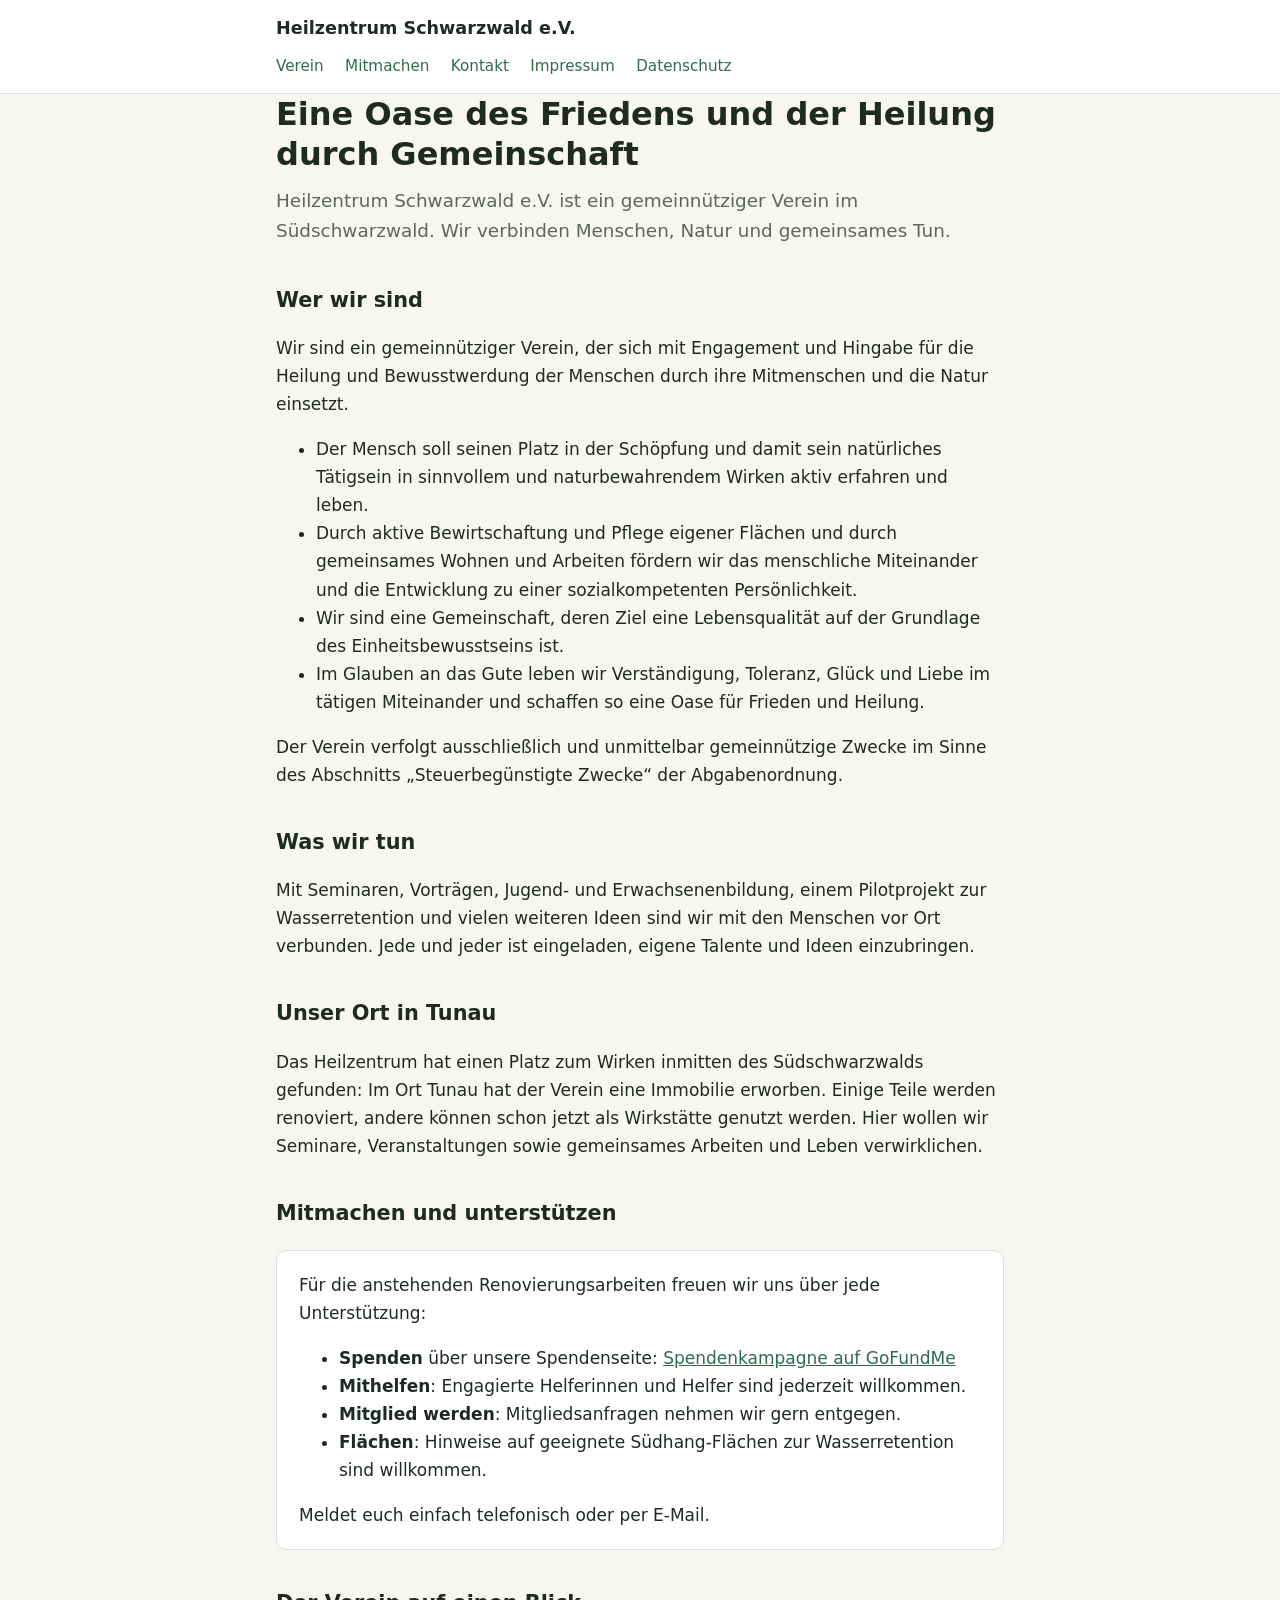
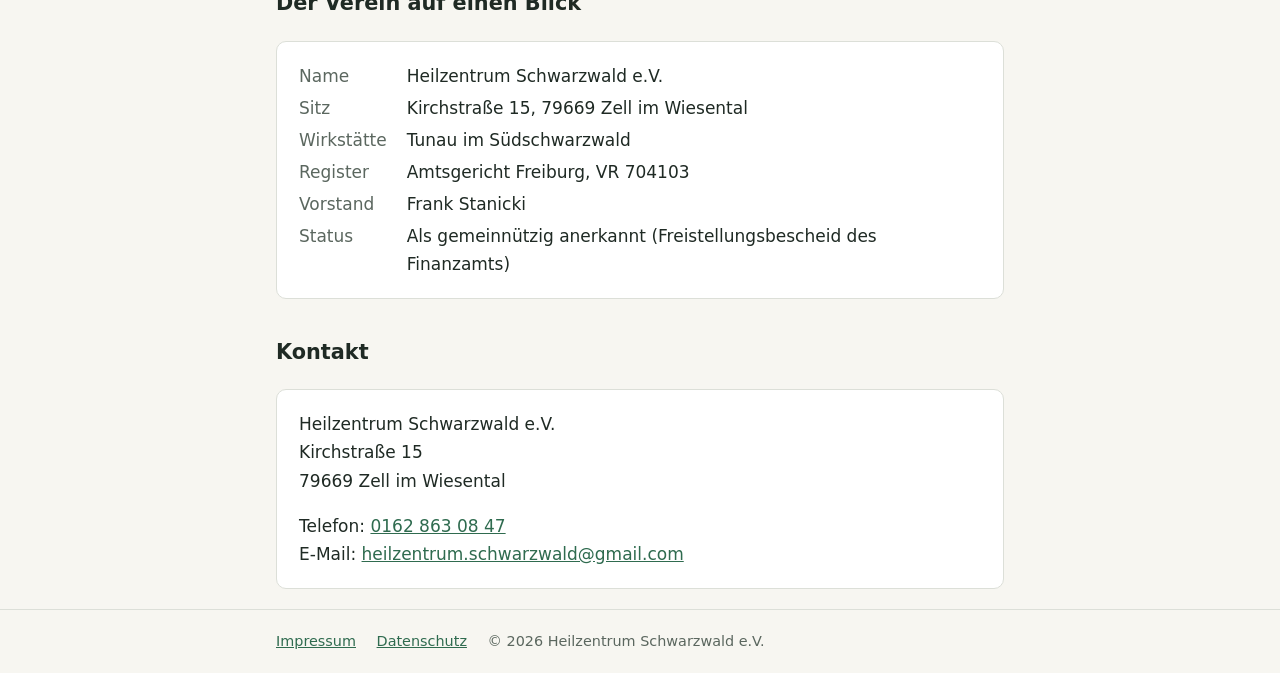
<file: index.html>
<!doctype html>
<html lang="de">
<head>
  <meta charset="utf-8">
  <meta name="viewport" content="width=device-width, initial-scale=1">
  <title>Heilzentrum Schwarzwald e.V.</title>
  <meta name="description" content="Heilzentrum Schwarzwald e.V. – gemeinnütziger Verein im Südschwarzwald: Gemeinschaft, Natur, Bildung und eine Wirkstätte in Tunau.">
  <link rel="stylesheet" href="style.css">
</head>
<body>
<header>
  <div class="wrap">
    <a class="brand" href="index.html">Heilzentrum Schwarzwald e.V.</a>
    <nav>
      <a href="index.html#verein">Verein</a>
      <a href="index.html#mitmachen">Mitmachen</a>
      <a href="index.html#kontakt">Kontakt</a>
      <a href="impressum.html">Impressum</a>
      <a href="datenschutz.html">Datenschutz</a>
    </nav>
  </div>
</header>

<main class="wrap">
  <h1>Eine Oase des Friedens und der Heilung durch Gemeinschaft</h1>
  <p class="lead">Heilzentrum Schwarzwald e.V. ist ein gemeinnütziger Verein im Südschwarzwald. Wir verbinden Menschen, Natur und gemeinsames Tun.</p>

  <section id="verein">
    <h2>Wer wir sind</h2>
    <p>Wir sind ein gemeinnütziger Verein, der sich mit Engagement und Hingabe für die Heilung und Bewusstwerdung der Menschen durch ihre Mitmenschen und die Natur einsetzt.</p>
    <ul>
      <li>Der Mensch soll seinen Platz in der Schöpfung und damit sein natürliches Tätigsein in sinnvollem und naturbewahrendem Wirken aktiv erfahren und leben.</li>
      <li>Durch aktive Bewirtschaftung und Pflege eigener Flächen und durch gemeinsames Wohnen und Arbeiten fördern wir das menschliche Miteinander und die Entwicklung zu einer sozialkompetenten Persönlichkeit.</li>
      <li>Wir sind eine Gemeinschaft, deren Ziel eine Lebensqualität auf der Grundlage des Einheitsbewusstseins ist.</li>
      <li>Im Glauben an das Gute leben wir Verständigung, Toleranz, Glück und Liebe im tätigen Miteinander und schaffen so eine Oase für Frieden und Heilung.</li>
    </ul>
    <p>Der Verein verfolgt ausschließlich und unmittelbar gemeinnützige Zwecke im Sinne des Abschnitts „Steuerbegünstigte Zwecke“ der Abgabenordnung.</p>
  </section>

  <section>
    <h2>Was wir tun</h2>
    <p>Mit Seminaren, Vorträgen, Jugend- und Erwachsenenbildung, einem Pilotprojekt zur Wasserretention und vielen weiteren Ideen sind wir mit den Menschen vor Ort verbunden. Jede und jeder ist eingeladen, eigene Talente und Ideen einzubringen.</p>
  </section>

  <section>
    <h2>Unser Ort in Tunau</h2>
    <p>Das Heilzentrum hat einen Platz zum Wirken inmitten des Südschwarzwalds gefunden: Im Ort Tunau hat der Verein eine Immobilie erworben. Einige Teile werden renoviert, andere können schon jetzt als Wirkstätte genutzt werden. Hier wollen wir Seminare, Veranstaltungen sowie gemeinsames Arbeiten und Leben verwirklichen.</p>
  </section>

  <section id="mitmachen">
    <h2>Mitmachen und unterstützen</h2>
    <div class="card">
      <p style="margin-top:0">Für die anstehenden Renovierungsarbeiten freuen wir uns über jede Unterstützung:</p>
      <ul>
        <li><strong>Spenden</strong> über unsere Spendenseite: <a href="https://gofund.me/4479a59cd">Spendenkampagne auf GoFundMe</a></li>
        <li><strong>Mithelfen</strong>: Engagierte Helferinnen und Helfer sind jederzeit willkommen.</li>
        <li><strong>Mitglied werden</strong>: Mitgliedsanfragen nehmen wir gern entgegen.</li>
        <li><strong>Flächen</strong>: Hinweise auf geeignete Südhang-Flächen zur Wasserretention sind willkommen.</li>
      </ul>
      <p style="margin-bottom:0">Meldet euch einfach telefonisch oder per E-Mail.</p>
    </div>
  </section>

  <section>
    <h2>Der Verein auf einen Blick</h2>
    <div class="card">
      <dl class="facts">
        <dt>Name</dt><dd>Heilzentrum Schwarzwald e.V.</dd>
        <dt>Sitz</dt><dd>Kirchstraße 15, 79669 Zell im Wiesental</dd>
        <dt>Wirkstätte</dt><dd>Tunau im Südschwarzwald</dd>
        <dt>Register</dt><dd>Amtsgericht Freiburg, VR 704103</dd>
        <dt>Vorstand</dt><dd>Frank Stanicki</dd>
        <dt>Status</dt><dd>Als gemeinnützig anerkannt (Freistellungsbescheid des Finanzamts)</dd>
      </dl>
    </div>
  </section>

  <section id="kontakt">
    <h2>Kontakt</h2>
    <div class="card">
      <p style="margin-top:0">Heilzentrum Schwarzwald e.V.<br>
      Kirchstraße 15<br>
      79669 Zell im Wiesental</p>
      <p style="margin-bottom:0">Telefon: <a href="tel:+491628630847">0162 863 08 47</a><br>
      E-Mail: <a href="mailto:heilzentrum.schwarzwald@gmail.com">heilzentrum.schwarzwald@gmail.com</a></p>
    </div>
  </section>
</main>

<footer>
  <div class="wrap">
    <a href="impressum.html">Impressum</a>
    <a href="datenschutz.html">Datenschutz</a>
    <span>© 2026 Heilzentrum Schwarzwald e.V.</span>
  </div>
</footer>
</body>
</html>
</file>
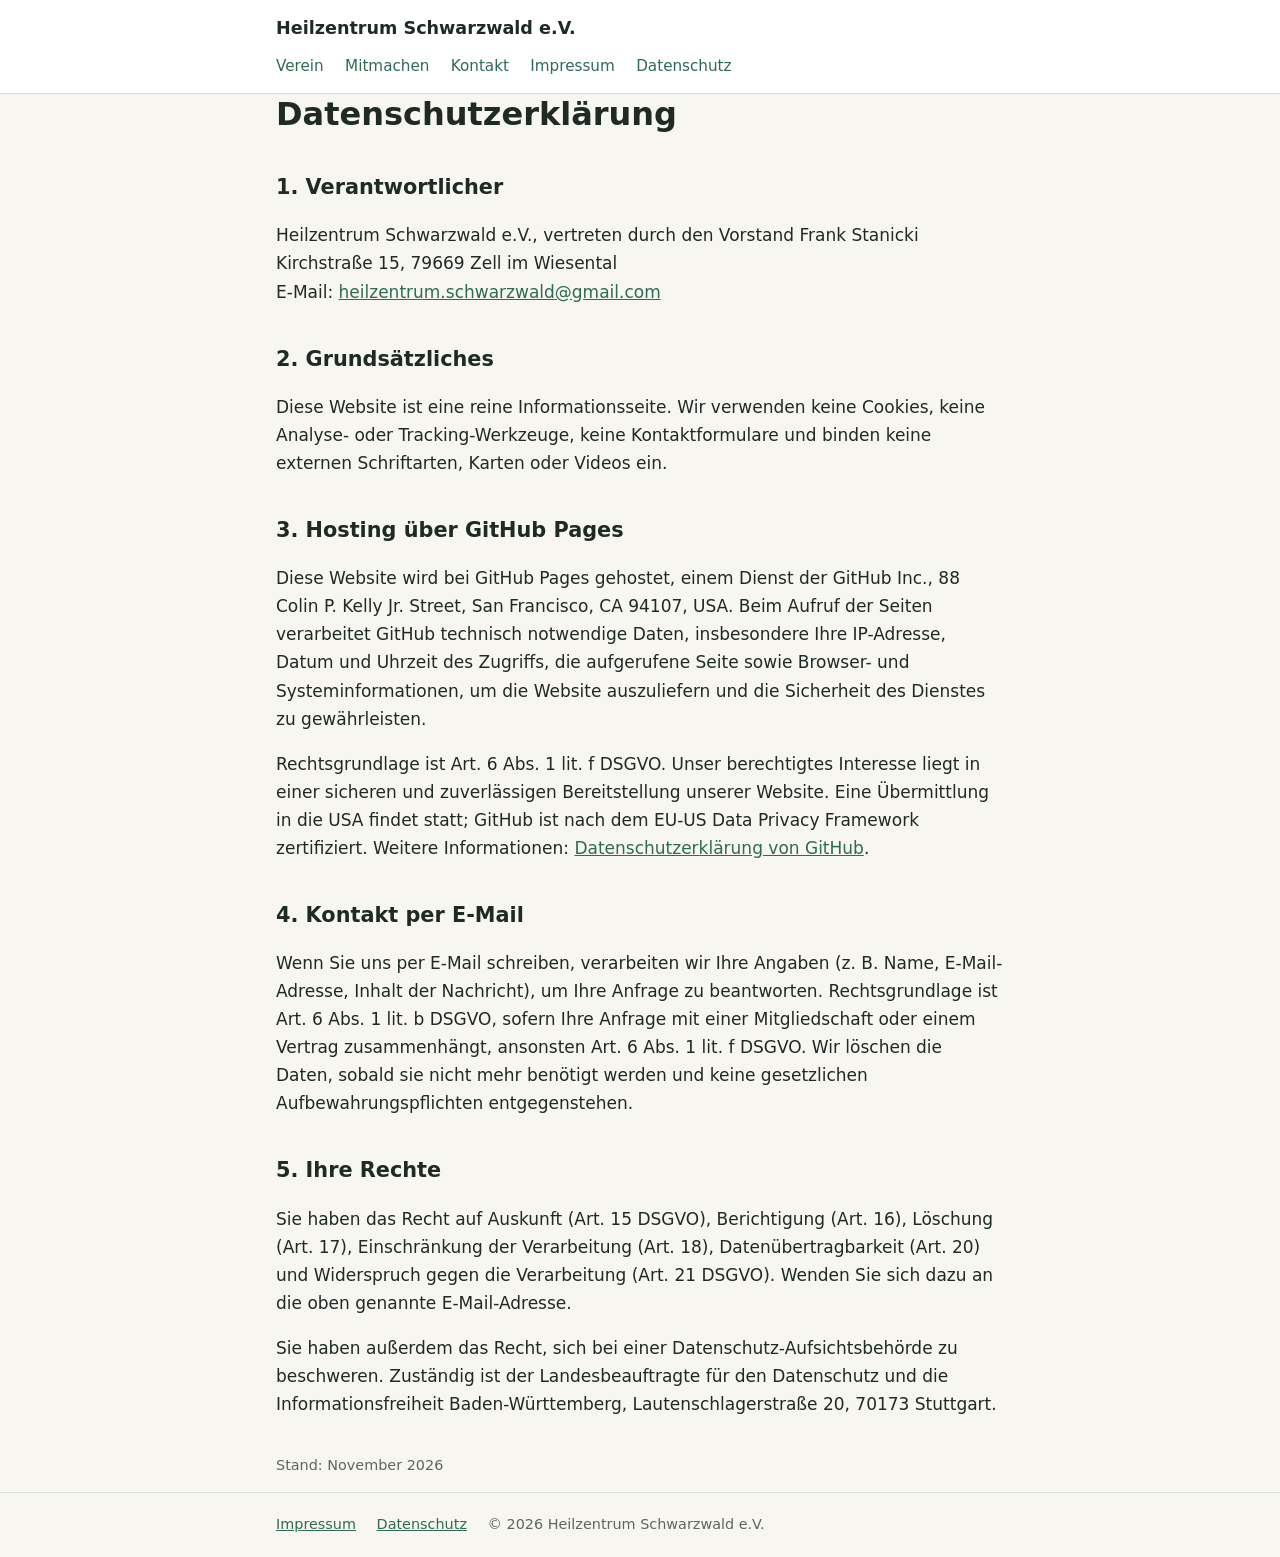
<file: datenschutz.html>
<!doctype html>
<html lang="de">
<head>
  <meta charset="utf-8">
  <meta name="viewport" content="width=device-width, initial-scale=1">
  <title>Datenschutz – Heilzentrum Schwarzwald e.V.</title>
  <meta name="robots" content="noindex">
  <link rel="stylesheet" href="style.css">
</head>
<body>
<header>
  <div class="wrap">
    <a class="brand" href="index.html">Heilzentrum Schwarzwald e.V.</a>
    <nav>
      <a href="index.html#verein">Verein</a>
      <a href="index.html#mitmachen">Mitmachen</a>
      <a href="index.html#kontakt">Kontakt</a>
      <a href="impressum.html">Impressum</a>
      <a href="datenschutz.html">Datenschutz</a>
    </nav>
  </div>
</header>

<main class="wrap">
  <h1>Datenschutzerklärung</h1>

  <h2>1. Verantwortlicher</h2>
  <p>Heilzentrum Schwarzwald e.V., vertreten durch den Vorstand Frank Stanicki<br>
  Kirchstraße 15, 79669 Zell im Wiesental<br>
  E-Mail: <a href="mailto:heilzentrum.schwarzwald@gmail.com">heilzentrum.schwarzwald@gmail.com</a></p>

  <h2>2. Grundsätzliches</h2>
  <p>Diese Website ist eine reine Informationsseite. Wir verwenden keine Cookies, keine Analyse- oder Tracking-Werkzeuge, keine Kontaktformulare und binden keine externen Schriftarten, Karten oder Videos ein.</p>

  <h2>3. Hosting über GitHub Pages</h2>
  <p>Diese Website wird bei GitHub Pages gehostet, einem Dienst der GitHub Inc., 88 Colin P. Kelly Jr. Street, San Francisco, CA 94107, USA. Beim Aufruf der Seiten verarbeitet GitHub technisch notwendige Daten, insbesondere Ihre IP-Adresse, Datum und Uhrzeit des Zugriffs, die aufgerufene Seite sowie Browser- und Systeminformationen, um die Website auszuliefern und die Sicherheit des Dienstes zu gewährleisten.</p>
  <p>Rechtsgrundlage ist Art. 6 Abs. 1 lit. f DSGVO. Unser berechtigtes Interesse liegt in einer sicheren und zuverlässigen Bereitstellung unserer Website. Eine Übermittlung in die USA findet statt; GitHub ist nach dem EU-US Data Privacy Framework zertifiziert. Weitere Informationen: <a href="https://docs.github.com/de/site-policy/privacy-policies/github-general-privacy-statement">Datenschutzerklärung von GitHub</a>.</p>

  <h2>4. Kontakt per E-Mail</h2>
  <p>Wenn Sie uns per E-Mail schreiben, verarbeiten wir Ihre Angaben (z. B. Name, E-Mail-Adresse, Inhalt der Nachricht), um Ihre Anfrage zu beantworten. Rechtsgrundlage ist Art. 6 Abs. 1 lit. b DSGVO, sofern Ihre Anfrage mit einer Mitgliedschaft oder einem Vertrag zusammenhängt, ansonsten Art. 6 Abs. 1 lit. f DSGVO. Wir löschen die Daten, sobald sie nicht mehr benötigt werden und keine gesetzlichen Aufbewahrungspflichten entgegenstehen.</p>

  <h2>5. Ihre Rechte</h2>
  <p>Sie haben das Recht auf Auskunft (Art. 15 DSGVO), Berichtigung (Art. 16), Löschung (Art. 17), Einschränkung der Verarbeitung (Art. 18), Datenübertragbarkeit (Art. 20) und Widerspruch gegen die Verarbeitung (Art. 21 DSGVO). Wenden Sie sich dazu an die oben genannte E-Mail-Adresse.</p>
  <p>Sie haben außerdem das Recht, sich bei einer Datenschutz-Aufsichtsbehörde zu beschweren. Zuständig ist der Landesbeauftragte für den Datenschutz und die Informationsfreiheit Baden-Württemberg, Lautenschlagerstraße 20, 70173 Stuttgart.</p>

  <p style="color:var(--muted);font-size:.9rem;margin-top:36px">Stand: November 2026</p>
</main>

<footer>
  <div class="wrap">
    <a href="impressum.html">Impressum</a>
    <a href="datenschutz.html">Datenschutz</a>
    <span>© 2026 Heilzentrum Schwarzwald e.V.</span>
  </div>
</footer>
</body>
</html>
</file>
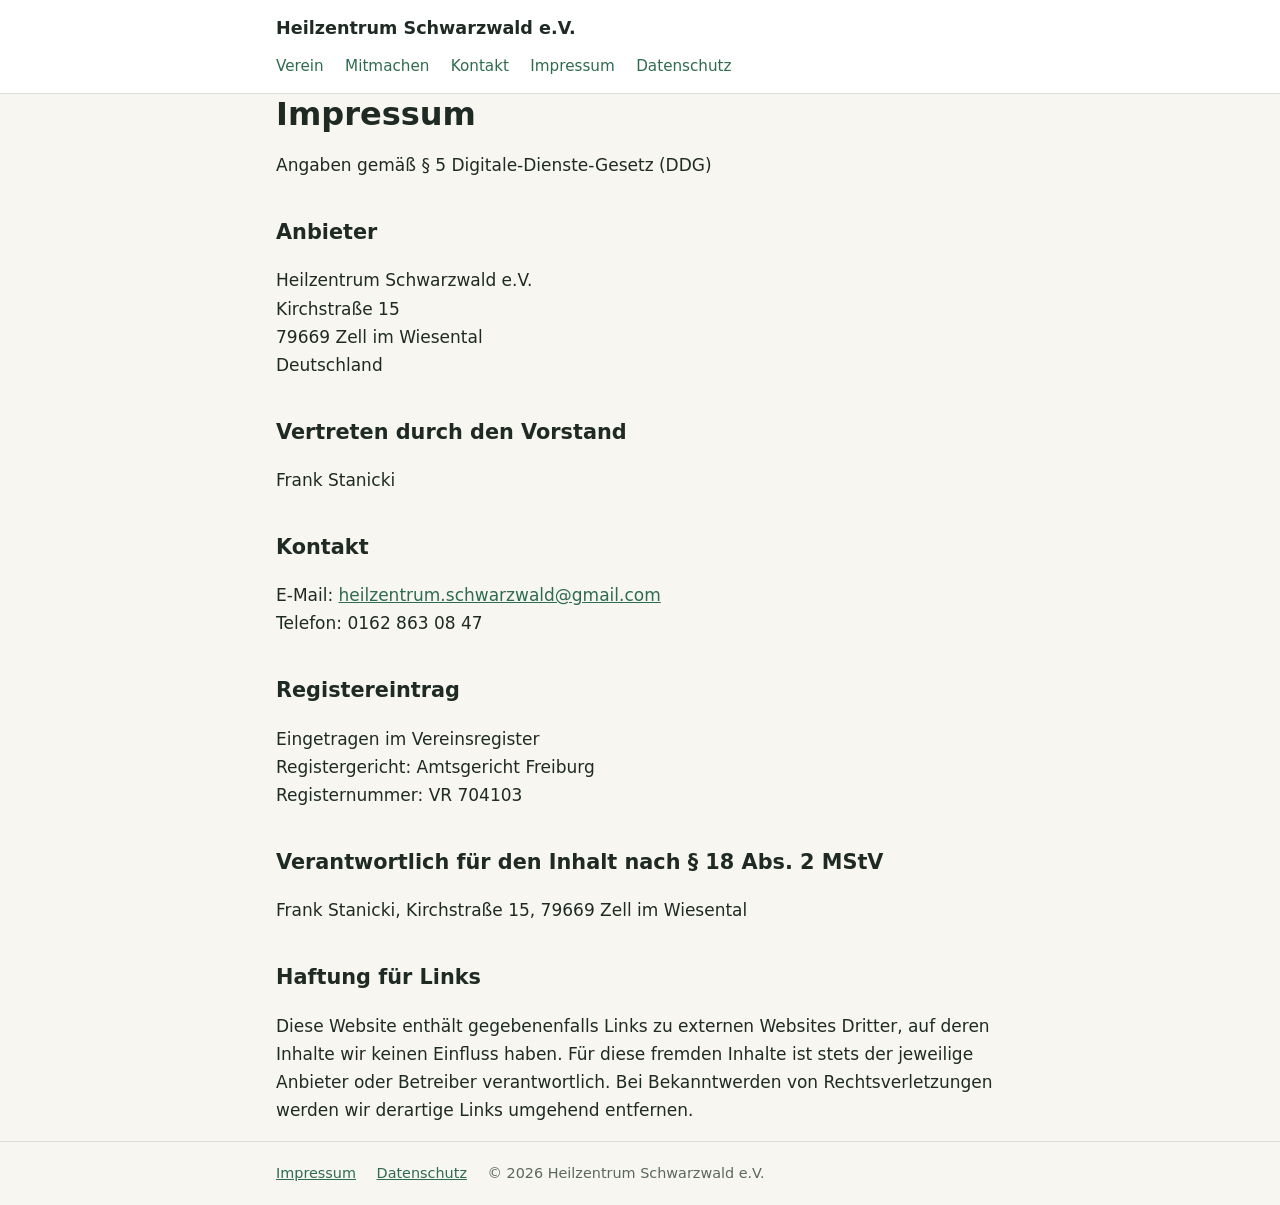
<file: impressum.html>
<!doctype html>
<html lang="de">
<head>
  <meta charset="utf-8">
  <meta name="viewport" content="width=device-width, initial-scale=1">
  <title>Impressum – Heilzentrum Schwarzwald e.V.</title>
  <meta name="robots" content="noindex">
  <link rel="stylesheet" href="style.css">
</head>
<body>
<header>
  <div class="wrap">
    <a class="brand" href="index.html">Heilzentrum Schwarzwald e.V.</a>
    <nav>
      <a href="index.html#verein">Verein</a>
      <a href="index.html#mitmachen">Mitmachen</a>
      <a href="index.html#kontakt">Kontakt</a>
      <a href="impressum.html">Impressum</a>
      <a href="datenschutz.html">Datenschutz</a>
    </nav>
  </div>
</header>

<main class="wrap">
  <h1>Impressum</h1>
  <p>Angaben gemäß § 5 Digitale-Dienste-Gesetz (DDG)</p>

  <h2>Anbieter</h2>
  <p>Heilzentrum Schwarzwald e.V.<br>
  Kirchstraße 15<br>
  79669 Zell im Wiesental<br>
  Deutschland</p>

  <h2>Vertreten durch den Vorstand</h2>
  <p>Frank Stanicki</p>

  <h2>Kontakt</h2>
  <p>E-Mail: <a href="mailto:heilzentrum.schwarzwald@gmail.com">heilzentrum.schwarzwald@gmail.com</a><br>
  Telefon: 0162 863 08 47</p>

  <h2>Registereintrag</h2>
  <p>Eingetragen im Vereinsregister<br>
  Registergericht: Amtsgericht Freiburg<br>
  Registernummer: VR 704103</p>

  <h2>Verantwortlich für den Inhalt nach § 18 Abs. 2 MStV</h2>
  <p>Frank Stanicki, Kirchstraße 15, 79669 Zell im Wiesental</p>

  <h2>Haftung für Links</h2>
  <p>Diese Website enthält gegebenenfalls Links zu externen Websites Dritter, auf deren Inhalte wir keinen Einfluss haben. Für diese fremden Inhalte ist stets der jeweilige Anbieter oder Betreiber verantwortlich. Bei Bekanntwerden von Rechtsverletzungen werden wir derartige Links umgehend entfernen.</p>
</main>

<footer>
  <div class="wrap">
    <a href="impressum.html">Impressum</a>
    <a href="datenschutz.html">Datenschutz</a>
    <span>© 2026 Heilzentrum Schwarzwald e.V.</span>
  </div>
</footer>
</body>
</html>
</file>
<file: style.css>
:root {
  --bg: #f7f6f1;
  --surface: #ffffff;
  --text: #1f2a24;
  --muted: #5b675f;
  --accent: #2f6b4f;
  --accent-soft: #e3eee7;
  --border: #dcdfd8;
  --todo: #fff3cd;
}
@media (prefers-color-scheme: dark) {
  :root {
    --bg: #141a16;
    --surface: #1c241f;
    --text: #e8ece9;
    --muted: #a3ada6;
    --accent: #7cc4a0;
    --accent-soft: #23332a;
    --border: #2e3a33;
    --todo: #4a3f17;
  }
}
* { box-sizing: border-box; }
body {
  margin: 0;
  background: var(--bg);
  color: var(--text);
  font: 17px/1.65 system-ui, -apple-system, "Segoe UI", Roboto, sans-serif;
}
a { color: var(--accent); }
.wrap { max-width: 760px; margin: 0 auto; padding: 0 16px; }
header { border-bottom: 1px solid var(--border); background: var(--surface); }
header .wrap { display: flex; flex-wrap: wrap; align-items: center; justify-content: space-between; gap: 8px 24px; padding-top: 14px; padding-bottom: 14px; }
.brand { font-weight: 700; font-size: 1.1rem; color: var(--text); text-decoration: none; }
nav a { margin-right: 16px; text-decoration: none; font-size: .95rem; }
nav a:last-child { margin-right: 0; }
main { padding: 40px 0 56px; }
h1 { font-size: 2rem; line-height: 1.25; margin: 0 0 12px; }
h2 { font-size: 1.3rem; margin: 36px 0 8px; }
h3 { font-size: 1.05rem; margin: 24px 0 4px; }
.lead { font-size: 1.15rem; color: var(--muted); margin-top: 0; }
.card { background: var(--surface); border: 1px solid var(--border); border-radius: 10px; padding: 20px 22px; margin: 20px 0; }
.facts { display: grid; grid-template-columns: max-content 1fr; gap: 4px 20px; margin: 0; }
.facts dt { color: var(--muted); }
.facts dd { margin: 0; }
@media (max-width: 520px) { .facts { grid-template-columns: 1fr; } .facts dd { margin-bottom: 8px; } }
.todo { background: var(--todo); padding: 0 4px; border-radius: 3px; }
footer { border-top: 1px solid var(--border); padding: 20px 0; font-size: .9rem; color: var(--muted); }
footer a { margin-right: 16px; }
</file>
